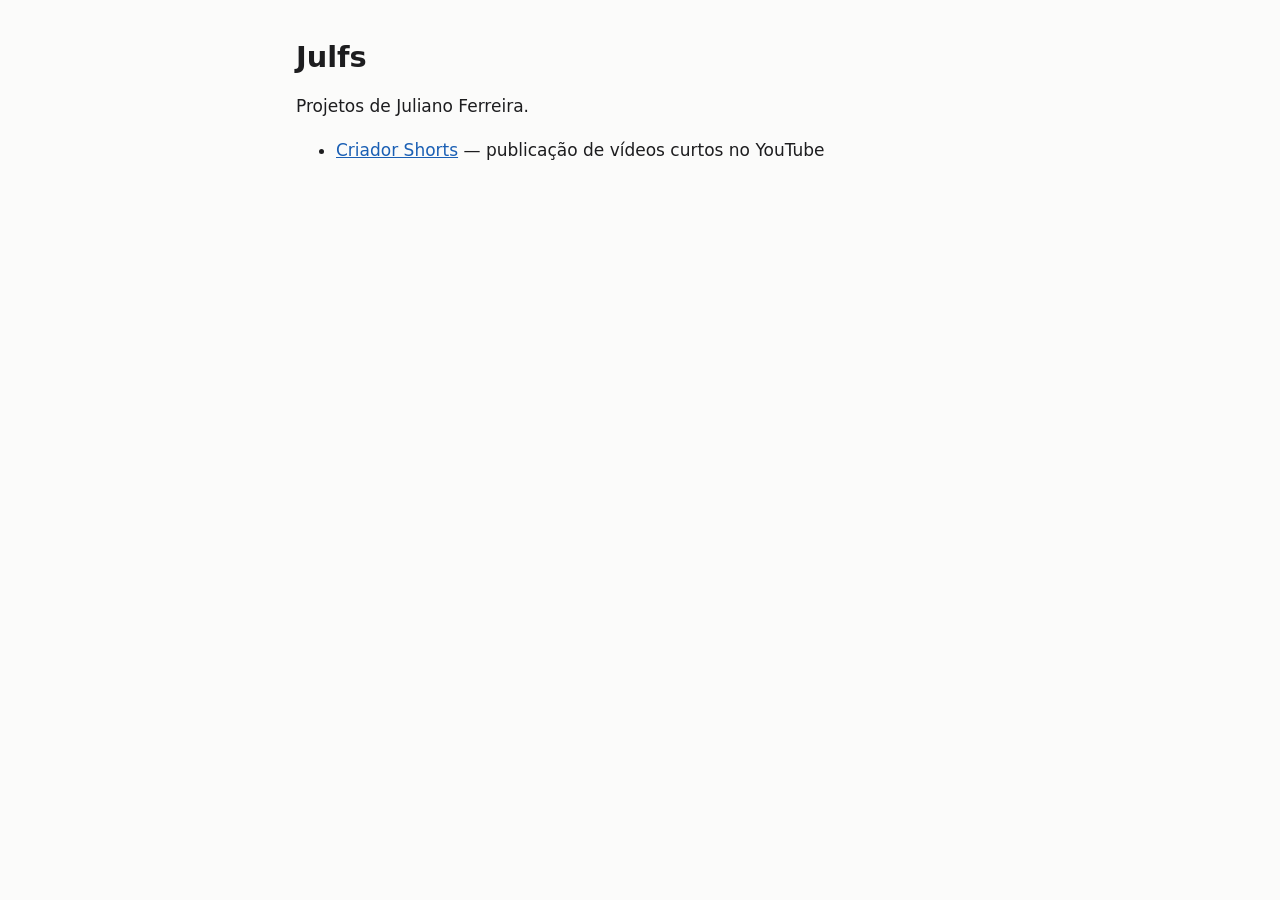
<file: index.html>
<!doctype html>
<html lang="pt-BR">
<head>
<meta charset="utf-8">
<meta name="viewport" content="width=device-width, initial-scale=1">
<title>Julfs</title>
<link rel="stylesheet" href="criador-shorts/estilo.css">
</head>
<body>
<main>
<h1>Julfs</h1>
<p>Projetos de Juliano Ferreira.</p>
<ul>
  <li><a href="criador-shorts/">Criador Shorts</a> — publicação de vídeos curtos no YouTube</li>
</ul>
</main>
</body>
</html>
</file>
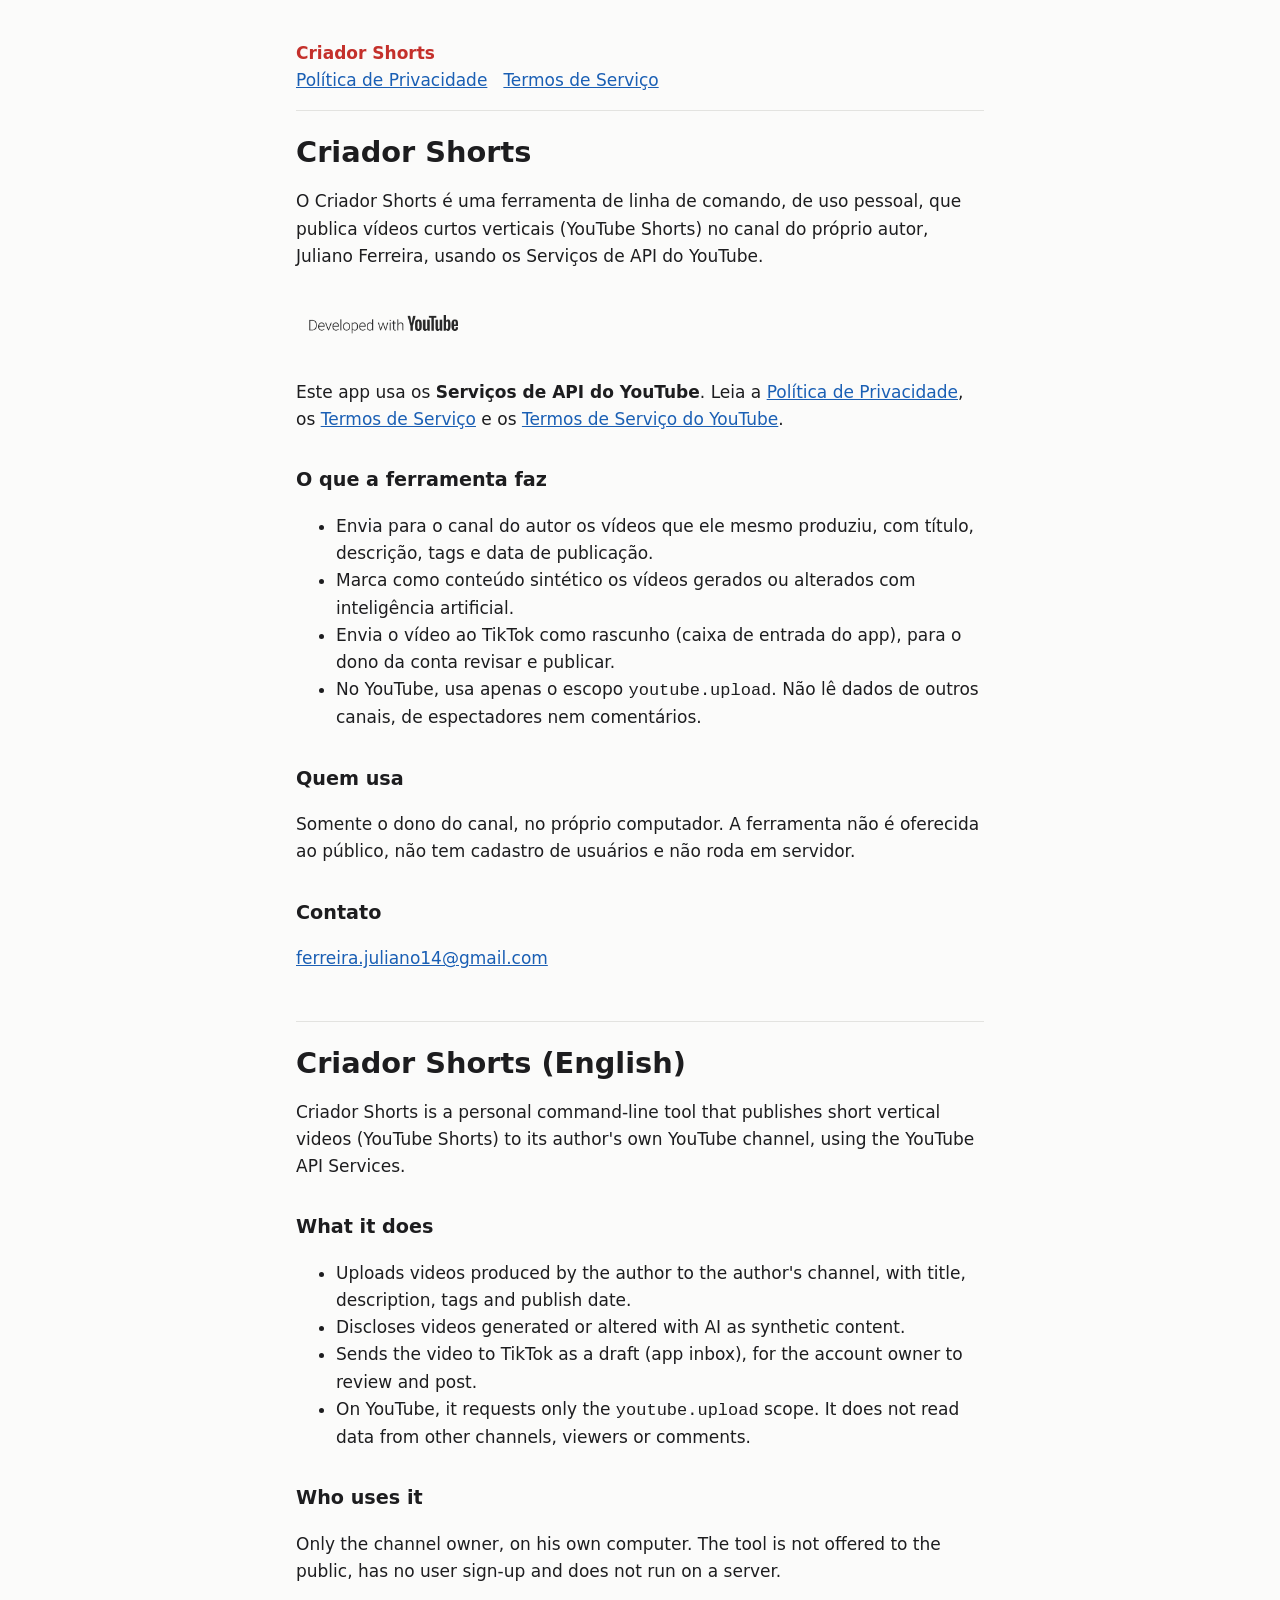
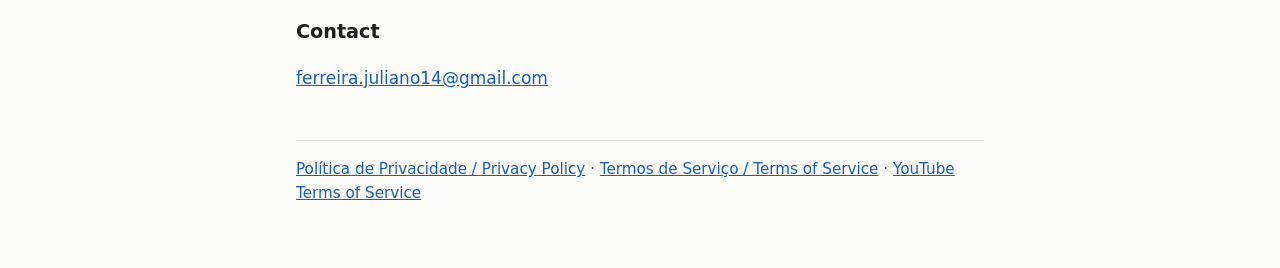
<file: criador-shorts/index.html>
<!doctype html>
<html lang="pt-BR">
<head>
<meta charset="utf-8">
<meta name="viewport" content="width=device-width, initial-scale=1">
<title>Criador Shorts</title>
<meta name="description" content="Ferramenta pessoal que publica vídeos curtos no próprio canal do YouTube pela YouTube Data API.">
<link rel="stylesheet" href="estilo.css">
</head>
<body>
<main>
<header>
  <a class="marca" href="./">Criador Shorts</a>
  <nav><a href="privacidade.html">Política de Privacidade</a><a href="termos.html">Termos de Serviço</a></nav>
</header>

<h1>Criador Shorts</h1>
<p>O Criador Shorts é uma ferramenta de linha de comando, de uso pessoal, que publica vídeos curtos verticais (YouTube Shorts) no canal do próprio autor, Juliano Ferreira, usando os Serviços de API do YouTube.</p>

<p class="selo">
  <a href="https://www.youtube.com" title="YouTube">
    <picture>
      <source srcset="developed-with-youtube-light.png" media="(prefers-color-scheme: dark)">
      <img src="developed-with-youtube-dark.png" alt="Developed with YouTube" width="210" height="75">
    </picture>
  </a>
</p>
<p>Este app usa os <strong>Serviços de API do YouTube</strong>. Leia a <a href="privacidade.html">Política de Privacidade</a>, os <a href="termos.html">Termos de Serviço</a> e os <a href="https://www.youtube.com/t/terms">Termos de Serviço do YouTube</a>.</p>

<h2>O que a ferramenta faz</h2>
<ul>
  <li>Envia para o canal do autor os vídeos que ele mesmo produziu, com título, descrição, tags e data de publicação.</li>
  <li>Marca como conteúdo sintético os vídeos gerados ou alterados com inteligência artificial.</li>
  <li>Envia o vídeo ao TikTok como rascunho (caixa de entrada do app), para o dono da conta revisar e publicar.</li>
  <li>No YouTube, usa apenas o escopo <code>youtube.upload</code>. Não lê dados de outros canais, de espectadores nem comentários.</li>
</ul>

<h2>Quem usa</h2>
<p>Somente o dono do canal, no próprio computador. A ferramenta não é oferecida ao público, não tem cadastro de usuários e não roda em servidor.</p>

<h2>Contato</h2>
<p><a href="mailto:ferreira.juliano14@gmail.com">ferreira.juliano14@gmail.com</a></p>

<hr>

<section lang="en">
<h1>Criador Shorts (English)</h1>
<p>Criador Shorts is a personal command-line tool that publishes short vertical videos (YouTube Shorts) to its author's own YouTube channel, using the YouTube API Services.</p>
<h2>What it does</h2>
<ul>
  <li>Uploads videos produced by the author to the author's channel, with title, description, tags and publish date.</li>
  <li>Discloses videos generated or altered with AI as synthetic content.</li>
  <li>Sends the video to TikTok as a draft (app inbox), for the account owner to review and post.</li>
  <li>On YouTube, it requests only the <code>youtube.upload</code> scope. It does not read data from other channels, viewers or comments.</li>
</ul>
<h2>Who uses it</h2>
<p>Only the channel owner, on his own computer. The tool is not offered to the public, has no user sign-up and does not run on a server.</p>
<h2>Contact</h2>
<p><a href="mailto:ferreira.juliano14@gmail.com">ferreira.juliano14@gmail.com</a></p>
</section>

<footer class="suave">
  <a href="privacidade.html">Política de Privacidade / Privacy Policy</a> ·
  <a href="termos.html">Termos de Serviço / Terms of Service</a> ·
  <a href="https://www.youtube.com/t/terms">YouTube Terms of Service</a>
</footer>
</main>
</body>
</html>
</file>
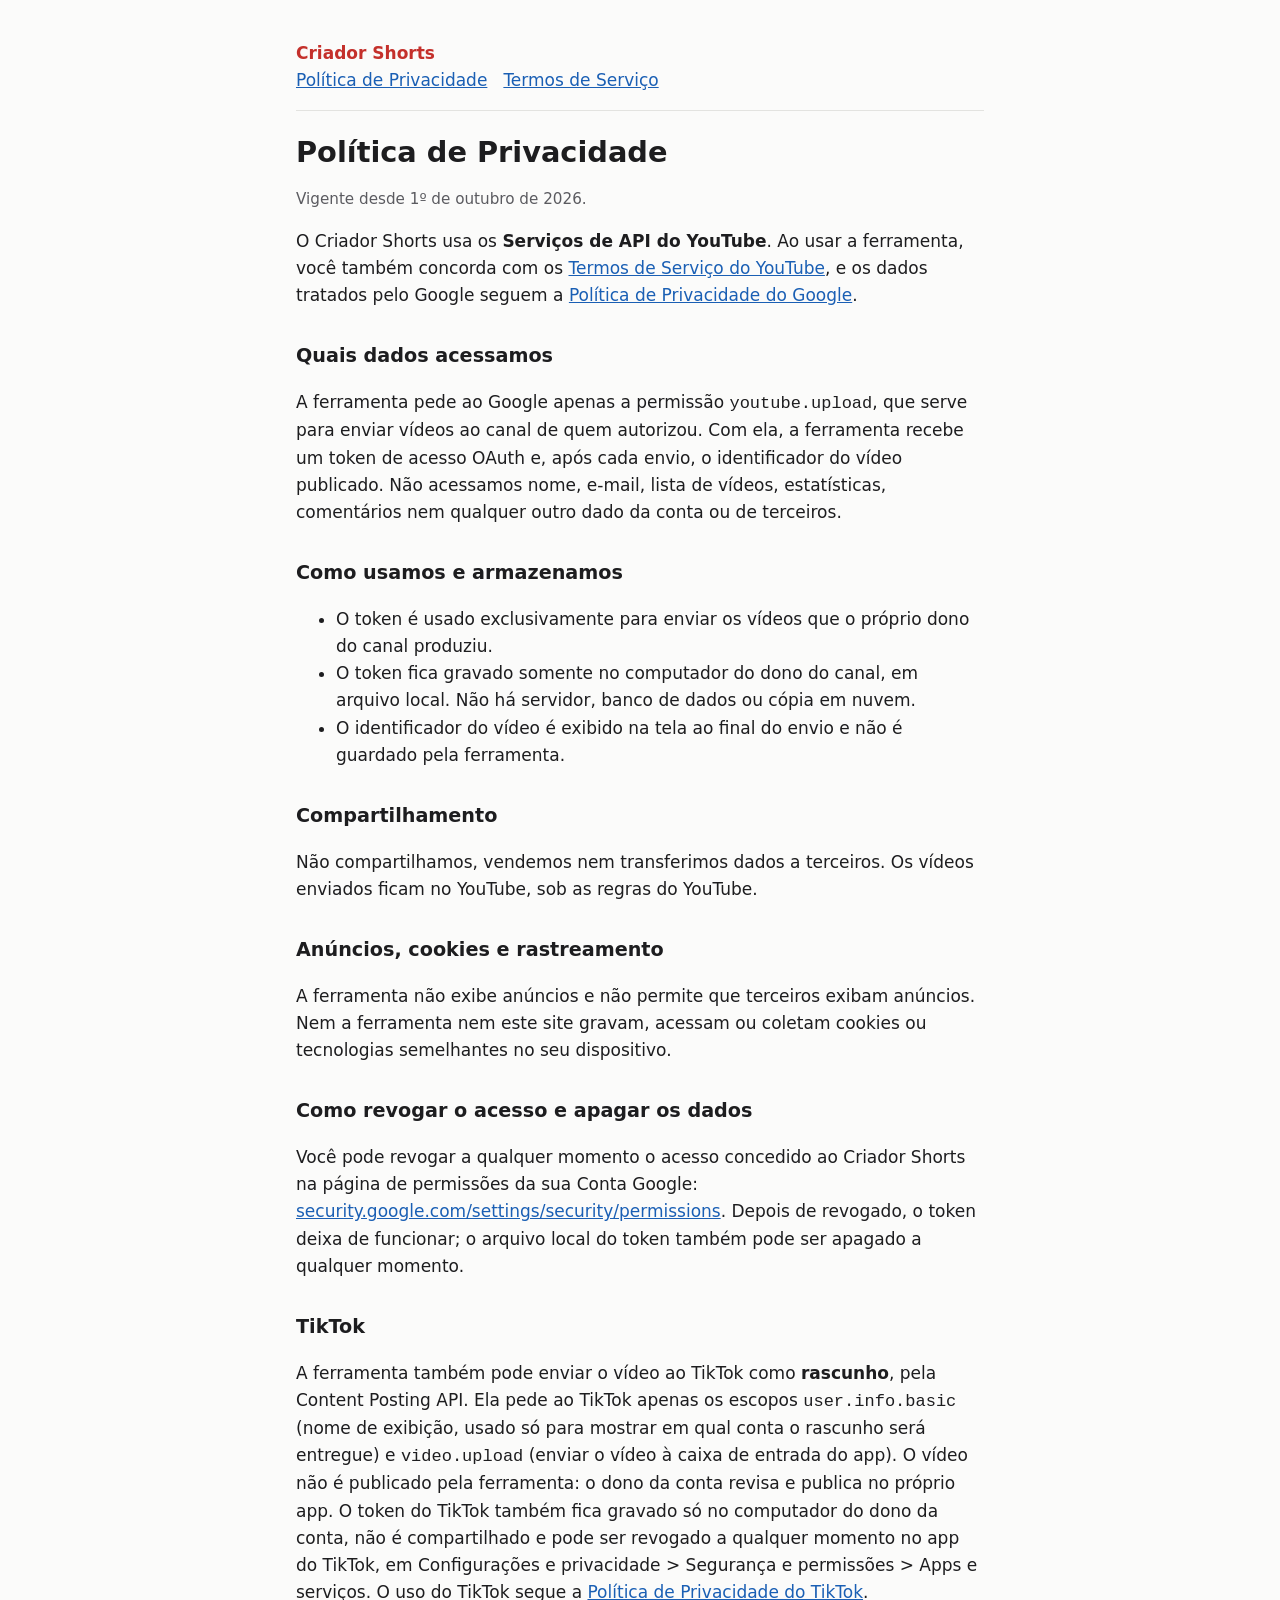
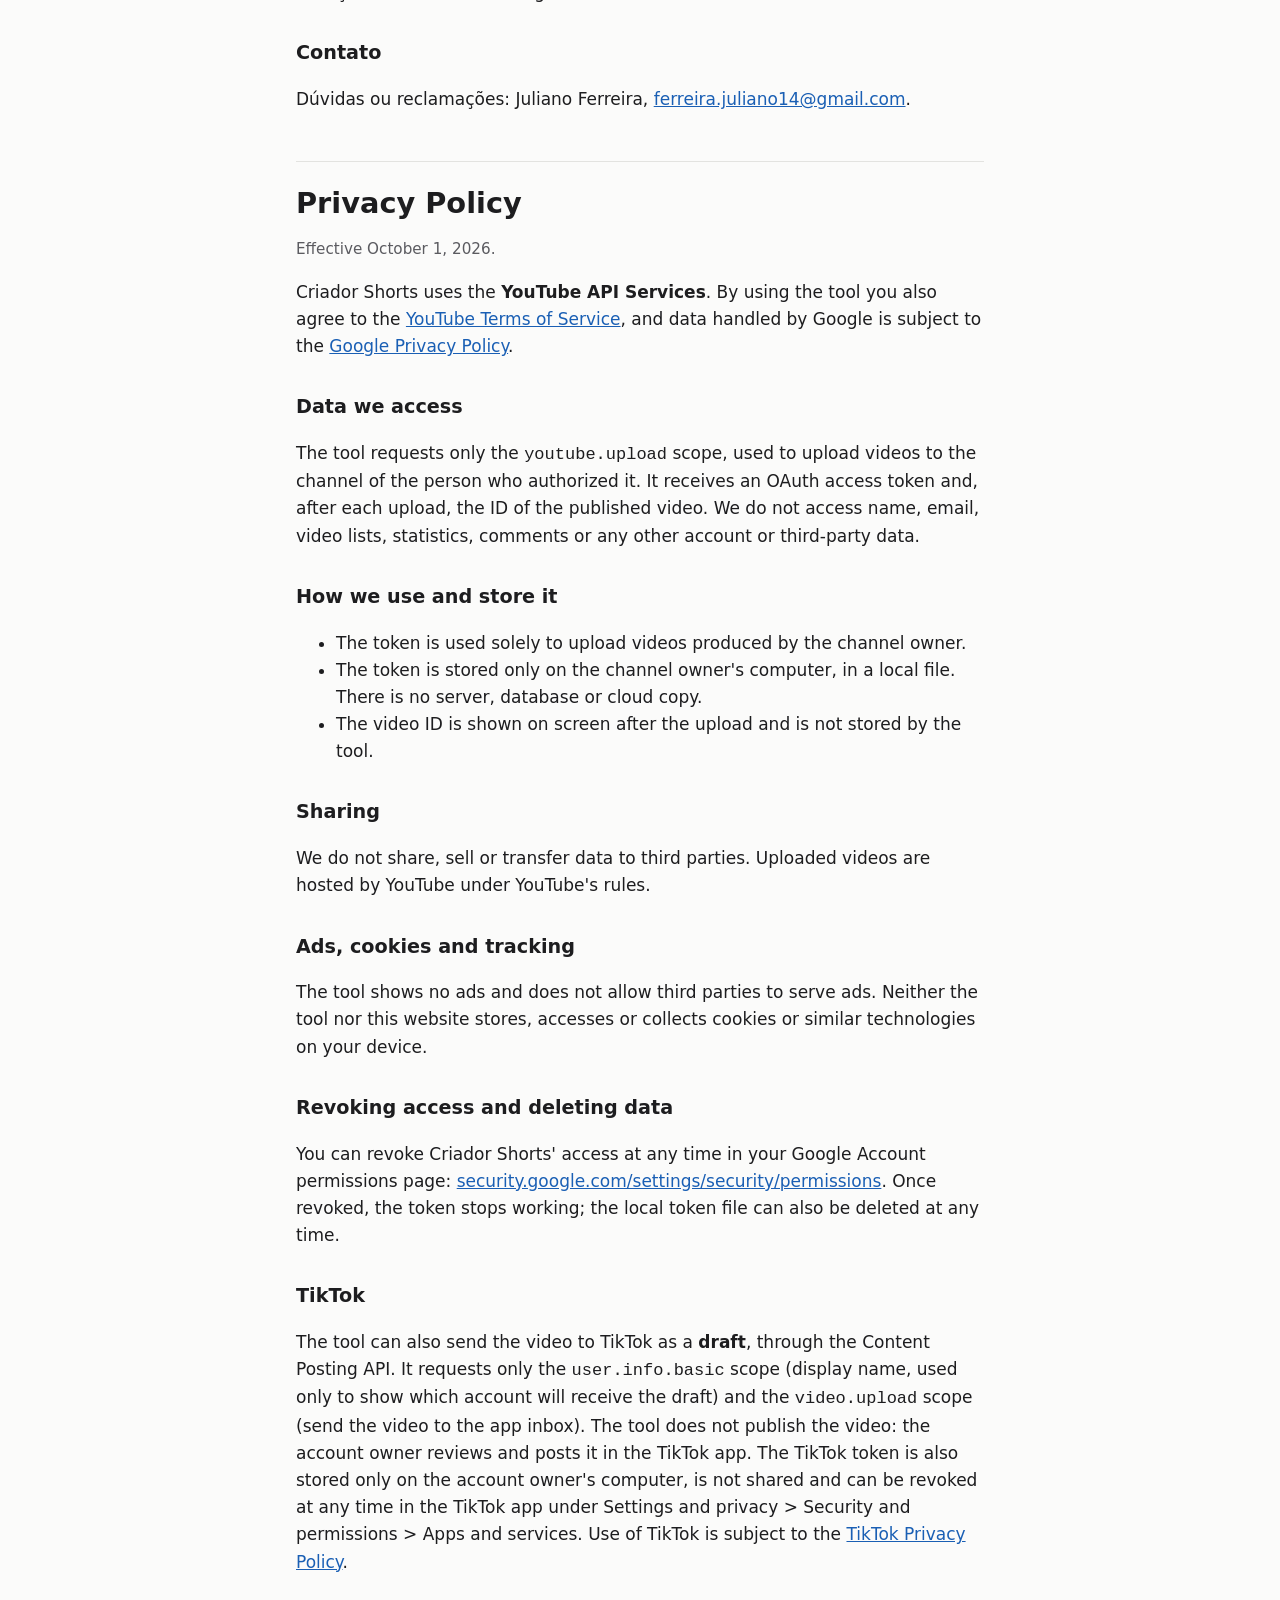
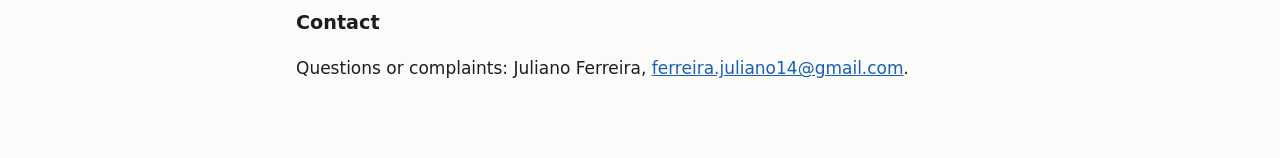
<file: criador-shorts/privacidade.html>
<!doctype html>
<html lang="pt-BR">
<head>
<meta charset="utf-8">
<meta name="viewport" content="width=device-width, initial-scale=1">
<title>Política de Privacidade — Criador Shorts</title>
<link rel="stylesheet" href="estilo.css">
</head>
<body>
<main>
<header>
  <a class="marca" href="./">Criador Shorts</a>
  <nav><a href="privacidade.html">Política de Privacidade</a><a href="termos.html">Termos de Serviço</a></nav>
</header>

<h1>Política de Privacidade</h1>
<p class="suave">Vigente desde 1º de outubro de 2026.</p>

<p>O Criador Shorts usa os <strong>Serviços de API do YouTube</strong>. Ao usar a ferramenta, você também concorda com os <a href="https://www.youtube.com/t/terms">Termos de Serviço do YouTube</a>, e os dados tratados pelo Google seguem a <a href="http://www.google.com/policies/privacy">Política de Privacidade do Google</a>.</p>

<h2>Quais dados acessamos</h2>
<p>A ferramenta pede ao Google apenas a permissão <code>youtube.upload</code>, que serve para enviar vídeos ao canal de quem autorizou. Com ela, a ferramenta recebe um token de acesso OAuth e, após cada envio, o identificador do vídeo publicado. Não acessamos nome, e-mail, lista de vídeos, estatísticas, comentários nem qualquer outro dado da conta ou de terceiros.</p>

<h2>Como usamos e armazenamos</h2>
<ul>
  <li>O token é usado exclusivamente para enviar os vídeos que o próprio dono do canal produziu.</li>
  <li>O token fica gravado somente no computador do dono do canal, em arquivo local. Não há servidor, banco de dados ou cópia em nuvem.</li>
  <li>O identificador do vídeo é exibido na tela ao final do envio e não é guardado pela ferramenta.</li>
</ul>

<h2>Compartilhamento</h2>
<p>Não compartilhamos, vendemos nem transferimos dados a terceiros. Os vídeos enviados ficam no YouTube, sob as regras do YouTube.</p>

<h2>Anúncios, cookies e rastreamento</h2>
<p>A ferramenta não exibe anúncios e não permite que terceiros exibam anúncios. Nem a ferramenta nem este site gravam, acessam ou coletam cookies ou tecnologias semelhantes no seu dispositivo.</p>

<h2>Como revogar o acesso e apagar os dados</h2>
<p>Você pode revogar a qualquer momento o acesso concedido ao Criador Shorts na página de permissões da sua Conta Google: <a href="https://security.google.com/settings/security/permissions">security.google.com/settings/security/permissions</a>. Depois de revogado, o token deixa de funcionar; o arquivo local do token também pode ser apagado a qualquer momento.</p>

<h2>TikTok</h2>
<p>A ferramenta também pode enviar o vídeo ao TikTok como <strong>rascunho</strong>, pela Content Posting API. Ela pede ao TikTok apenas os escopos <code>user.info.basic</code> (nome de exibição, usado só para mostrar em qual conta o rascunho será entregue) e <code>video.upload</code> (enviar o vídeo à caixa de entrada do app). O vídeo não é publicado pela ferramenta: o dono da conta revisa e publica no próprio app. O token do TikTok também fica gravado só no computador do dono da conta, não é compartilhado e pode ser revogado a qualquer momento no app do TikTok, em Configurações e privacidade &gt; Segurança e permissões &gt; Apps e serviços. O uso do TikTok segue a <a href="https://www.tiktok.com/legal/privacy-policy">Política de Privacidade do TikTok</a>.</p>

<h2>Contato</h2>
<p>Dúvidas ou reclamações: Juliano Ferreira, <a href="mailto:ferreira.juliano14@gmail.com">ferreira.juliano14@gmail.com</a>.</p>

<hr>

<section lang="en">
<h1>Privacy Policy</h1>
<p class="suave">Effective October 1, 2026.</p>
<p>Criador Shorts uses the <strong>YouTube API Services</strong>. By using the tool you also agree to the <a href="https://www.youtube.com/t/terms">YouTube Terms of Service</a>, and data handled by Google is subject to the <a href="http://www.google.com/policies/privacy">Google Privacy Policy</a>.</p>
<h2>Data we access</h2>
<p>The tool requests only the <code>youtube.upload</code> scope, used to upload videos to the channel of the person who authorized it. It receives an OAuth access token and, after each upload, the ID of the published video. We do not access name, email, video lists, statistics, comments or any other account or third-party data.</p>
<h2>How we use and store it</h2>
<ul>
  <li>The token is used solely to upload videos produced by the channel owner.</li>
  <li>The token is stored only on the channel owner's computer, in a local file. There is no server, database or cloud copy.</li>
  <li>The video ID is shown on screen after the upload and is not stored by the tool.</li>
</ul>
<h2>Sharing</h2>
<p>We do not share, sell or transfer data to third parties. Uploaded videos are hosted by YouTube under YouTube's rules.</p>
<h2>Ads, cookies and tracking</h2>
<p>The tool shows no ads and does not allow third parties to serve ads. Neither the tool nor this website stores, accesses or collects cookies or similar technologies on your device.</p>
<h2>Revoking access and deleting data</h2>
<p>You can revoke Criador Shorts' access at any time in your Google Account permissions page: <a href="https://security.google.com/settings/security/permissions">security.google.com/settings/security/permissions</a>. Once revoked, the token stops working; the local token file can also be deleted at any time.</p>
<h2>TikTok</h2>
<p>The tool can also send the video to TikTok as a <strong>draft</strong>, through the Content Posting API. It requests only the <code>user.info.basic</code> scope (display name, used only to show which account will receive the draft) and the <code>video.upload</code> scope (send the video to the app inbox). The tool does not publish the video: the account owner reviews and posts it in the TikTok app. The TikTok token is also stored only on the account owner's computer, is not shared and can be revoked at any time in the TikTok app under Settings and privacy &gt; Security and permissions &gt; Apps and services. Use of TikTok is subject to the <a href="https://www.tiktok.com/legal/privacy-policy">TikTok Privacy Policy</a>.</p>

<h2>Contact</h2>
<p>Questions or complaints: Juliano Ferreira, <a href="mailto:ferreira.juliano14@gmail.com">ferreira.juliano14@gmail.com</a>.</p>
</section>
</main>
</body>
</html>
</file>
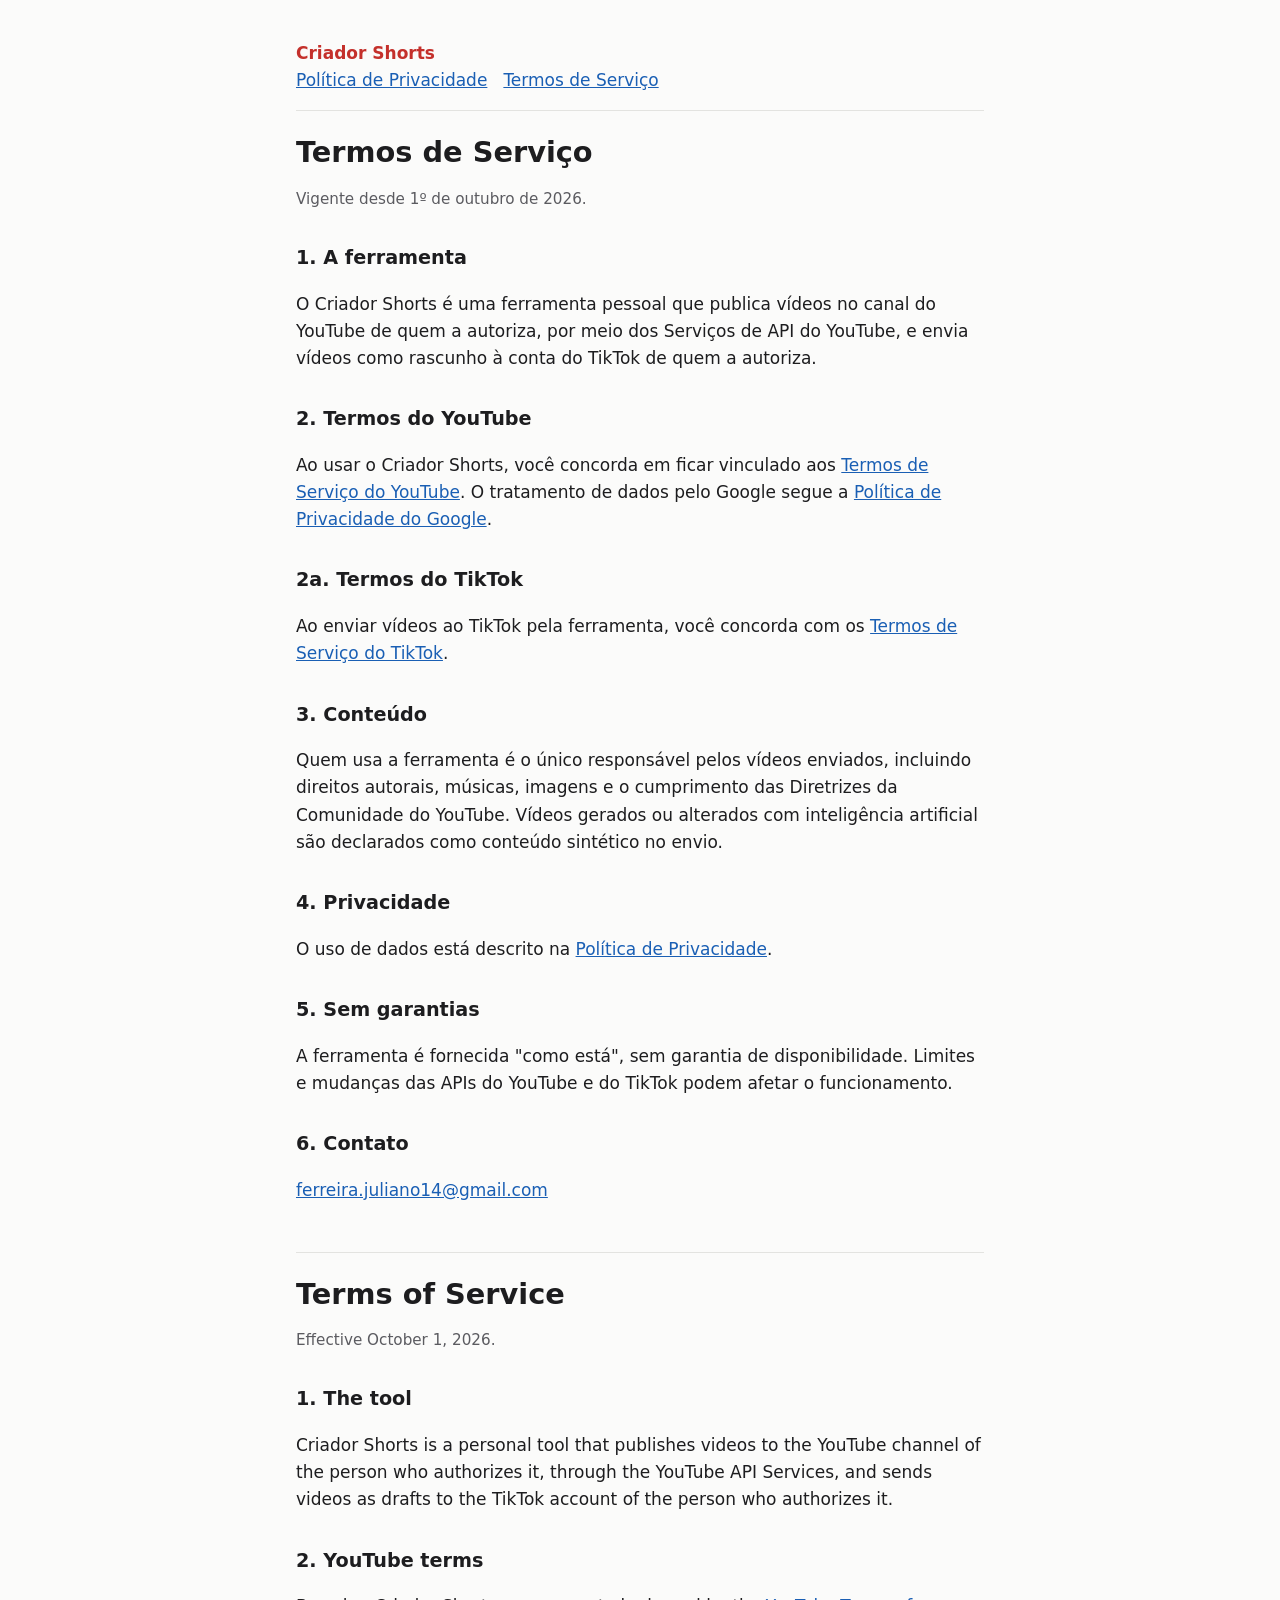
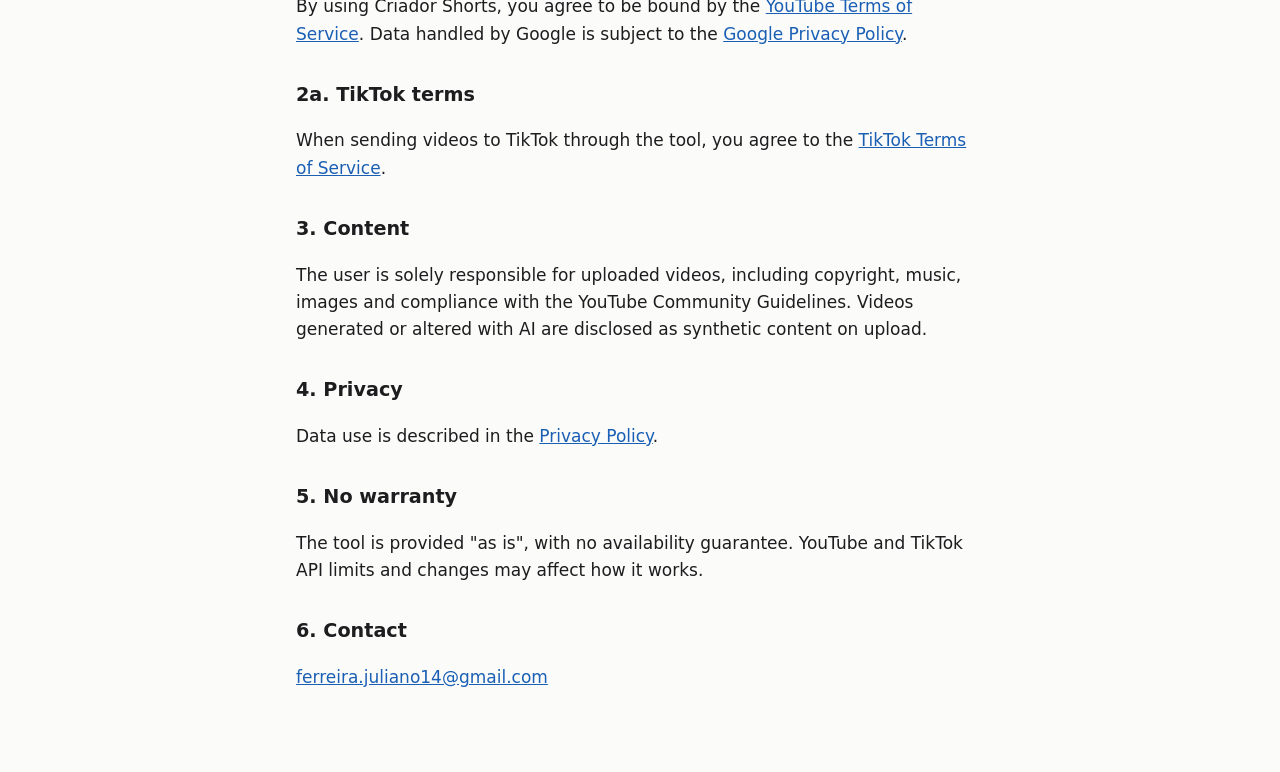
<file: criador-shorts/termos.html>
<!doctype html>
<html lang="pt-BR">
<head>
<meta charset="utf-8">
<meta name="viewport" content="width=device-width, initial-scale=1">
<title>Termos de Serviço — Criador Shorts</title>
<link rel="stylesheet" href="estilo.css">
</head>
<body>
<main>
<header>
  <a class="marca" href="./">Criador Shorts</a>
  <nav><a href="privacidade.html">Política de Privacidade</a><a href="termos.html">Termos de Serviço</a></nav>
</header>

<h1>Termos de Serviço</h1>
<p class="suave">Vigente desde 1º de outubro de 2026.</p>

<h2>1. A ferramenta</h2>
<p>O Criador Shorts é uma ferramenta pessoal que publica vídeos no canal do YouTube de quem a autoriza, por meio dos Serviços de API do YouTube, e envia vídeos como rascunho à conta do TikTok de quem a autoriza.</p>

<h2>2. Termos do YouTube</h2>
<p>Ao usar o Criador Shorts, você concorda em ficar vinculado aos <a href="https://www.youtube.com/t/terms">Termos de Serviço do YouTube</a>. O tratamento de dados pelo Google segue a <a href="http://www.google.com/policies/privacy">Política de Privacidade do Google</a>.</p>

<h2>2a. Termos do TikTok</h2>
<p>Ao enviar vídeos ao TikTok pela ferramenta, você concorda com os <a href="https://www.tiktok.com/legal/terms-of-service">Termos de Serviço do TikTok</a>.</p>

<h2>3. Conteúdo</h2>
<p>Quem usa a ferramenta é o único responsável pelos vídeos enviados, incluindo direitos autorais, músicas, imagens e o cumprimento das Diretrizes da Comunidade do YouTube. Vídeos gerados ou alterados com inteligência artificial são declarados como conteúdo sintético no envio.</p>

<h2>4. Privacidade</h2>
<p>O uso de dados está descrito na <a href="privacidade.html">Política de Privacidade</a>.</p>

<h2>5. Sem garantias</h2>
<p>A ferramenta é fornecida "como está", sem garantia de disponibilidade. Limites e mudanças das APIs do YouTube e do TikTok podem afetar o funcionamento.</p>

<h2>6. Contato</h2>
<p><a href="mailto:ferreira.juliano14@gmail.com">ferreira.juliano14@gmail.com</a></p>

<hr>

<section lang="en">
<h1>Terms of Service</h1>
<p class="suave">Effective October 1, 2026.</p>
<h2>1. The tool</h2>
<p>Criador Shorts is a personal tool that publishes videos to the YouTube channel of the person who authorizes it, through the YouTube API Services, and sends videos as drafts to the TikTok account of the person who authorizes it.</p>
<h2>2. YouTube terms</h2>
<p>By using Criador Shorts, you agree to be bound by the <a href="https://www.youtube.com/t/terms">YouTube Terms of Service</a>. Data handled by Google is subject to the <a href="http://www.google.com/policies/privacy">Google Privacy Policy</a>.</p>
<h2>2a. TikTok terms</h2>
<p>When sending videos to TikTok through the tool, you agree to the <a href="https://www.tiktok.com/legal/terms-of-service">TikTok Terms of Service</a>.</p>
<h2>3. Content</h2>
<p>The user is solely responsible for uploaded videos, including copyright, music, images and compliance with the YouTube Community Guidelines. Videos generated or altered with AI are disclosed as synthetic content on upload.</p>
<h2>4. Privacy</h2>
<p>Data use is described in the <a href="privacidade.html">Privacy Policy</a>.</p>
<h2>5. No warranty</h2>
<p>The tool is provided "as is", with no availability guarantee. YouTube and TikTok API limits and changes may affect how it works.</p>
<h2>6. Contact</h2>
<p><a href="mailto:ferreira.juliano14@gmail.com">ferreira.juliano14@gmail.com</a></p>
</section>
</main>
</body>
</html>
</file>
<file: criador-shorts/estilo.css>
:root {
  --fundo: #fbfbfa;
  --texto: #1d1d1f;
  --suave: #5b5b60;
  --linha: #e3e3e0;
  --destaque: #c4302b;
  --link: #1a5fb4;
}
@media (prefers-color-scheme: dark) {
  :root {
    --fundo: #161618;
    --texto: #ececee;
    --suave: #a3a3a8;
    --linha: #2e2e32;
    --destaque: #ff5a52;
    --link: #78aeff;
  }
}
* { box-sizing: border-box; }
body {
  margin: 0;
  background: var(--fundo);
  color: var(--texto);
  font: 17px/1.6 system-ui, -apple-system, "Segoe UI", Roboto, sans-serif;
}
main { max-width: 720px; margin: 0 auto; padding: 40px 16px 64px; }
header { border-bottom: 1px solid var(--linha); padding-bottom: 16px; margin-bottom: 24px; }
header .marca { font-weight: 700; color: var(--destaque); text-decoration: none; }
nav a { margin-right: 16px; }
h1 { font-size: 1.8rem; line-height: 1.25; margin: 0 0 8px; }
h2 { font-size: 1.2rem; margin: 32px 0 8px; }
p, li { color: var(--texto); }
.suave { color: var(--suave); font-size: 0.95rem; }
a { color: var(--link); }
hr { border: 0; border-top: 1px solid var(--linha); margin: 48px 0 24px; }
footer { border-top: 1px solid var(--linha); margin-top: 48px; padding-top: 16px; }
.selo { margin: 16px 0 0; }
.selo img { display: block; height: auto; max-width: 100%; margin-left: -18px; }
</file>
